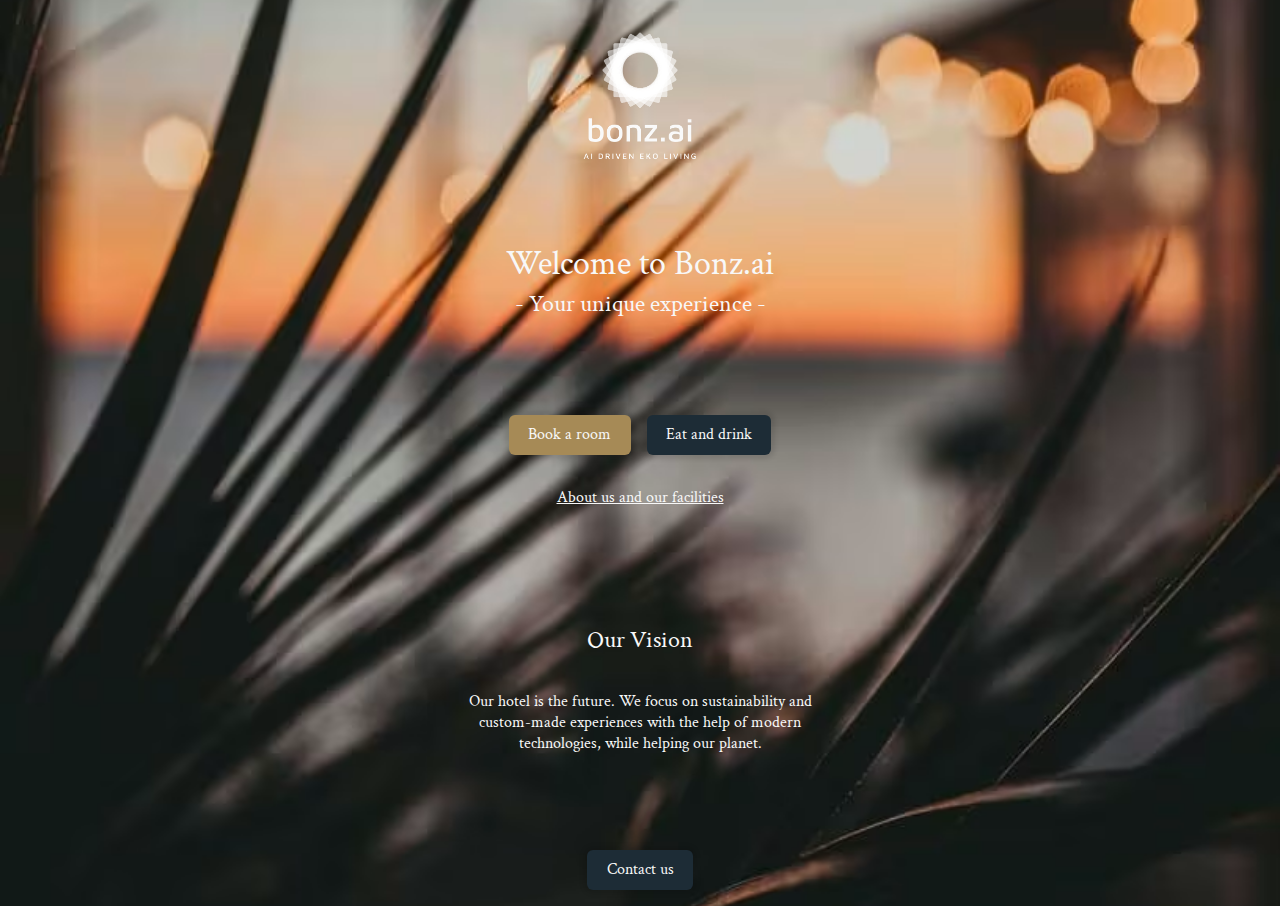
<file: index.html>
<!DOCTYPE html>
<html lang="en">

<head>
    <meta charset="UTF-8">
    <meta name="viewport" content="width=device-width, initial-scale=1.0">
    <link rel="stylesheet" href="./min.style.css">
    <link rel="author" href="humans.txt"/>
    <title>Bonz.ai - your unique experience</title>
</head>

<body class="page page--index">
    <header>
        <img class="logo-big" src="img/bonz.ai-logo-white-portrait-full.avif" alt="logo-big"/>
    </header>
    <main>
        <section class="heading">
            <h1>Welcome to Bonz.ai</h1>
            <h2>- Your unique experience -</h2>
        </section>
        <section class="button-group">
            <div class="button-wrapper">
                <a href="book.html" class="button button--primary">Book a room</a>
                <button class="button">Eat and drink</button>
            </div>
            <p class="about-us">
                <a href="about.html">About us and our facilities</a>
            </p>
        </section>
        <section class="our-vision">
            <h2 class="our-vision__title">Our Vision</h2>
            <p class="our-vision__text">Our hotel is the future. We focus on sustainability and custom-made experiences with the help of modern technologies, while helping our planet.</p>
        </section>
        <section class="contact-us">
            <button class="button">Contact us</button>
        </section>
    </main>
</body>

</html>
</file>
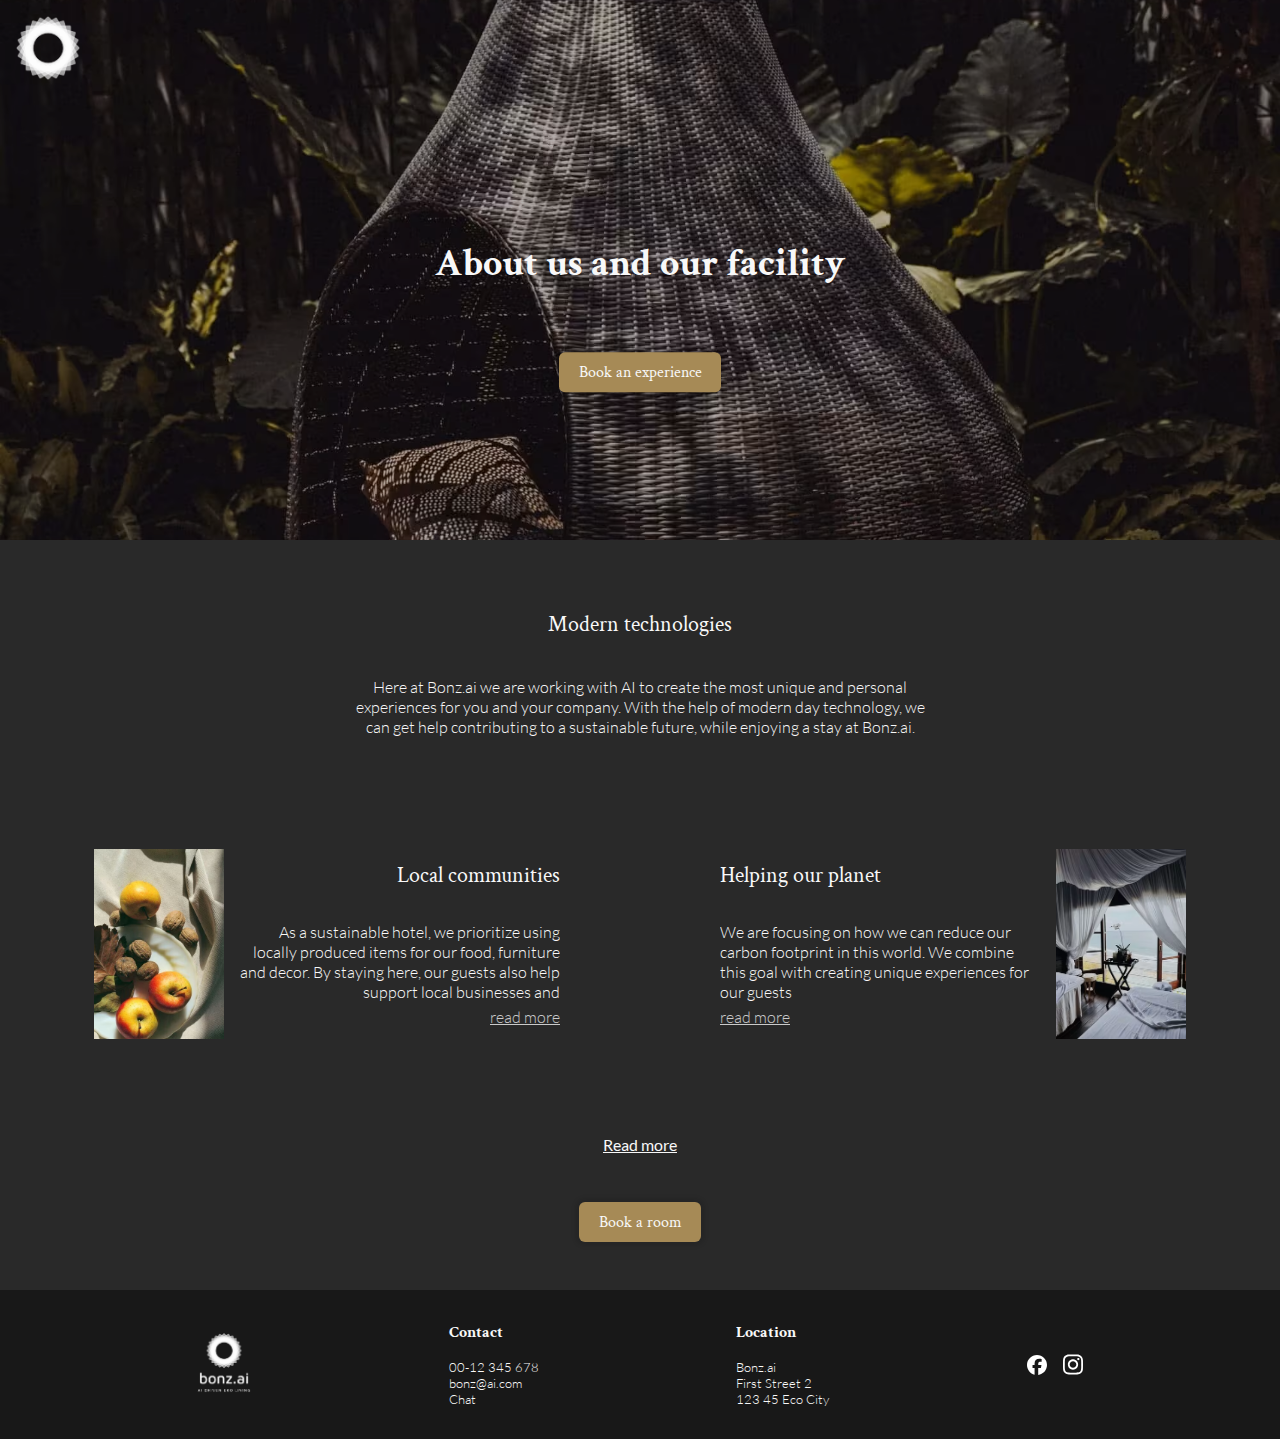
<file: about.html>
<!DOCTYPE html>
<html lang="en">

<head>
    <meta charset="UTF-8">
    <meta name="viewport" content="width=device-width, initial-scale=1.0">
    <link rel="stylesheet" href="./min.style.css">
    <link rel="author" href="humans.txt"/>
    <title>Bonz.ai - about us and our facilities</title>
</head>

<body class="page page--about">
    <header>
        <div class="header-wrapper">
            <div class="logo-wrapper">
                <a href="index.html">
                    <img src="img/bonz.ai-logo-white-symbol.avif" alt="Logo">
                </a>
            </div>
            <div class="header-content">
                <h1>About us <br>and our facility</h1>
                <div class="book-experience-button-wrapper">
                    <a href="book.html" class="button button--primary">Book an experience</a>
                </div>
            </div>
        </div>
    </header>
    <main>        
        <section class="modern-technologies">
            <h3>Modern technologies</h3>
            <p class="modern-technologies__text">Here at Bonz.ai we are working with AI to create the most unique and personal experiences for you and your company. With the help of modern day technology, we can get help contributing to a sustainable future, while enjoying a stay at Bonz.ai.</p>
        </section>

        <section class="cards">
            <article class="card card--food">
                <div class="card-inner">
                    <img src="img/card-food.avif" alt="image-card-food">
                    <div>
                        <h3>Local communities</h3>
                        <p>As a sustainable hotel, we prioritize using locally produced items for our food, furniture and decor. By staying here, our guests also help support local businesses and</p>
                        <u class="read-more">read more</u>
                    </div>
                </div>
            </article>
            <article class="card card--planet">
                <div class="card-inner">
                    <div>
                        <h3>Helping our planet</h3>
                        <p>We are focusing on how we can reduce our carbon footprint in this world. We combine this goal with creating unique experiences for our guests</p>
                        <u class="read-more">read more</u>
                    </div>
                    <img src="img/card-planet.avif" alt="An image of a hotel room with a sea view with open doors">
                </div>
            </article>
        </section>

        <section class="read-more">
            <p><u><b>Read more</b></u></p>
        </section>

        <section class="book-a-room">
            <a href="book.html" class="button button--primary">Book a room</a>
        </section>
    </main>

    <footer>
        <section>
            <img class="logo" src="img/bonz.ai-logo-white-portrait-full.avif" alt="">
        </section>
        <section>
            <h4>Contact</h4>
            <p class="phone">00-12 345 678</p>
            <p>bonz@ai.com</p>
            <p>Chat</p>
        </section>
        <section>
            <h4>Location</h4>
            <p>Bonz.ai</p>
            <p>First Street 2</p>
            <p>123 45 Eco City</p>
        </section>
        <section class="social-media">
            <img class="media-logo" src="img/facebook-brands-solid.svg" alt="facebook-logo">
            <img class="media-logo" src="img/instagram-brands-solid.svg" alt="instagram-logo">
        </section>
    </footer>

</body>

</html>
</file>
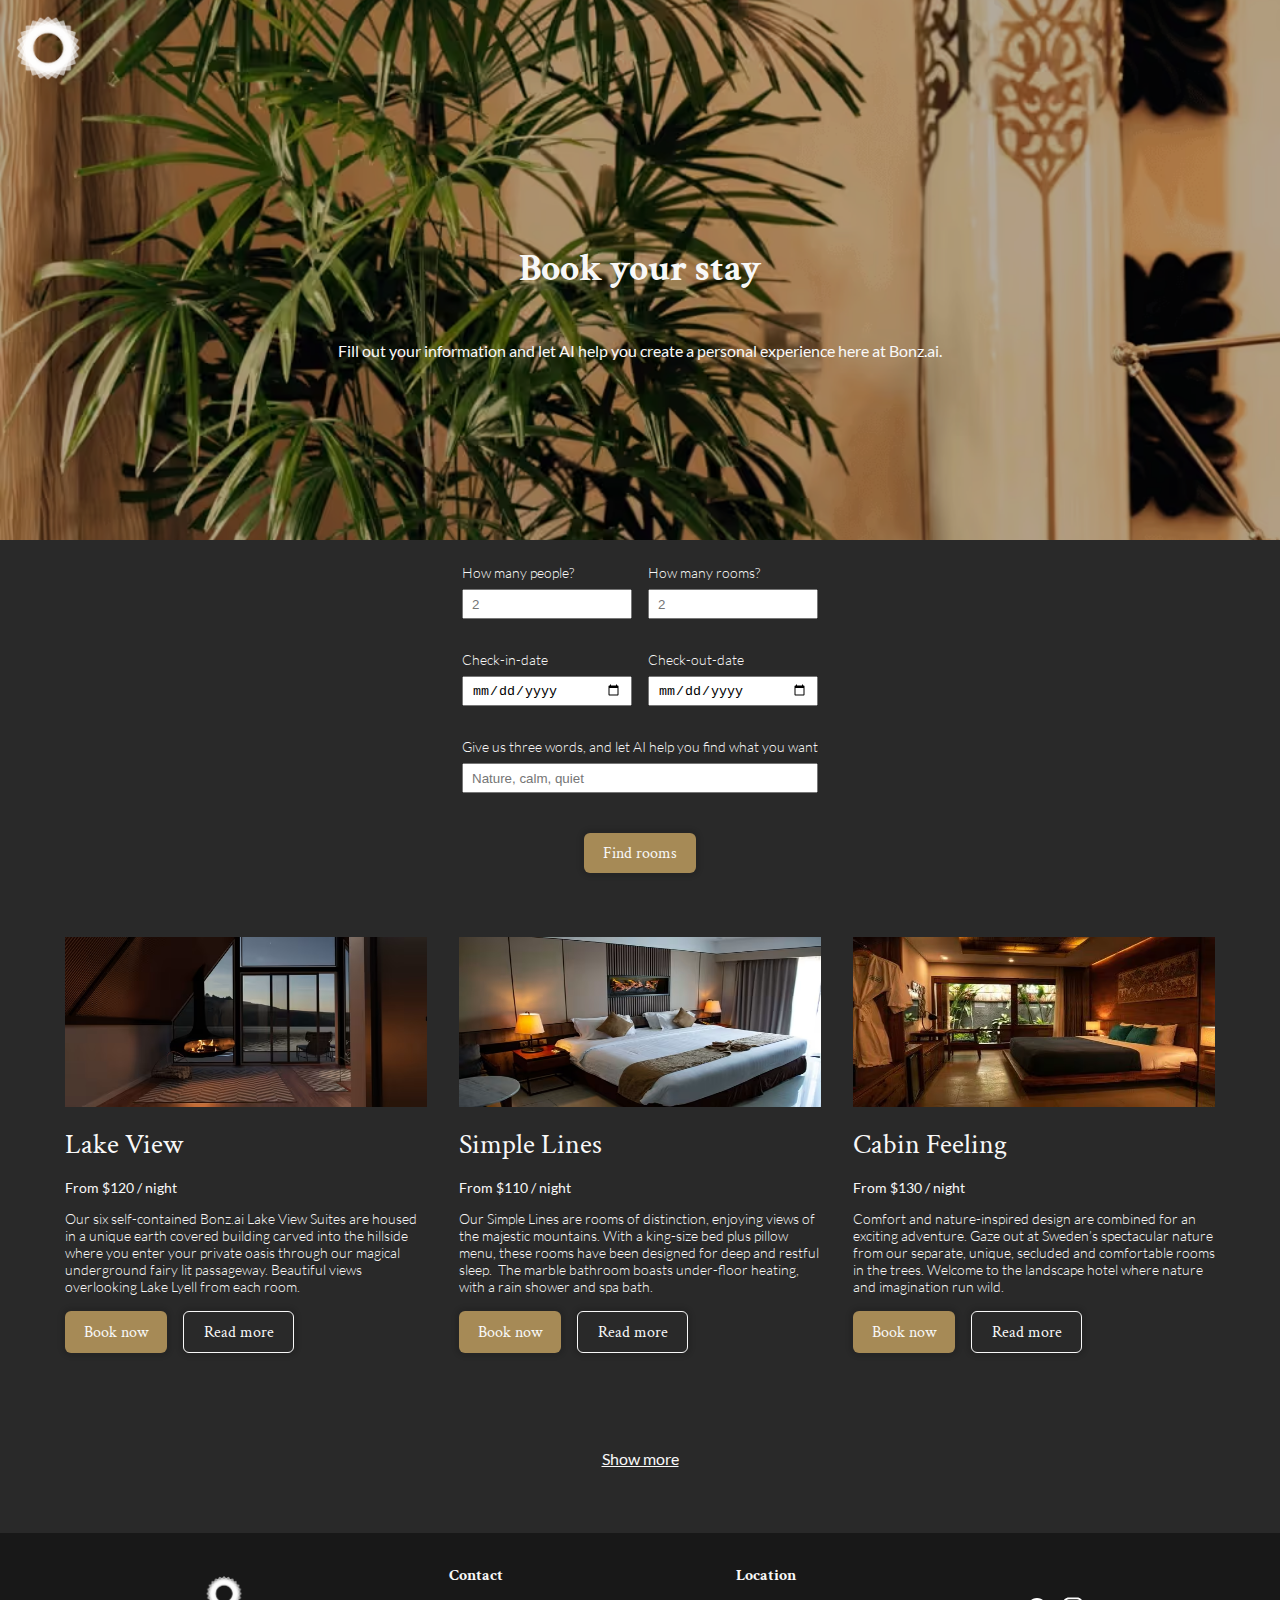
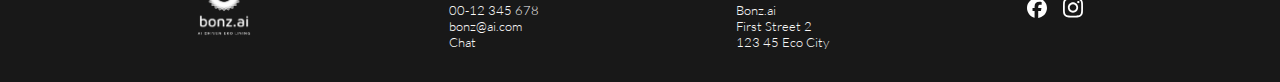
<file: book.html>
<!DOCTYPE html>
<html lang="en">

<head>
    <meta charset="UTF-8">
    <meta name="viewport" content="width=device-width, initial-scale=1.0">
    <link rel="stylesheet" href="./min.style.css">
    <link rel="author" href="humans.txt"/>
    <title>Bonz.ai - book a room</title>
</head>

<body class="page page--book">
    <header>
        <div class="header-wrapper">
            <div class="logo-wrapper">
                <a href="index.html">
                    <img src="img/bonz.ai-logo-white-symbol.avif" alt="Logo">
                </a>
            </div>
            <div class="header-content">
                <h1 class="header-content__title">Book your stay</h1>
                <p class="header-content__text">Fill out your information and let<br> AI help you create a personal<br> experience here at Bonz.ai.</p>
            </div>
        </div>
    </header>
    <main>        
        <section class="form-container">
            <form class="book-form">
                <section class="form-group short-input">
                    <label for="number-people">How many people?</label>
                    <input type="number" id="number-people" name="number-people" placeholder="2" required min="1" max="10">
                </section>
                <section class="form-group short-input">
                    <label for="number-rooms">How many rooms?</label>
                    <input type="number" id="number-rooms" name="number-rooms" placeholder="2" required min="1" max="5">
                </section>
                <section class="form-group short-input">
                    <label for="check-in-date">Check-in-date</label>
                    <input type="date" id="check-in-date" name="check-in-date" required>
                </section>
                <section class="form-group short-input">
                    <label for="check-out-date">Check-out-date</label>
                    <input type="date" id="check-out-date" name="check-out-date" required>
                </section>
                <section class="form-group long-input">
                    <label for="preferences">Give us three words, and let AI help you find what you want</label>
                    <input type="text" id="preferences" name="preferences" placeholder="Nature, calm, quiet" required pattern="[a-zA-Z ,]{3,}">
                </section>
            </form>
        </section>
        <section class="button-container">
            <button type="submit" class="button button--primary">Find rooms</button>
        </section>

        <section class="cards">
            <article class="card card--room">
                <div class="card-room-inner">
                    <img class="hotel-room-image" src="img/room-lake-view.avif" alt="image-card-room">
                    <div>
                        <h3>Lake View</h3>
                        <p><b>From $120 / night</b></p>
                        <p>Our six self-contained Bonz.ai Lake View Suites are housed in a unique earth covered building carved into the hillside where you enter your private oasis through our magical underground fairy lit passageway. Beautiful views overlooking Lake Lyell from each room.
                        </p>
                        <div class="button-group">
                            <div class="button-wrapper">
                                <button class="button button--primary">Book now</button>
                                <button class="button button-read-more">Read more</button>
                            </div>
                        </div>
                    </div>
                </div>
            </article>
            <article class="card card--room">
                <div class="card-room-inner">
                    <img class="hotel-room-image" src="img/room-simple-lines.avif" alt="image-card-room">
                    <div>
                        <h3>Simple Lines</h3>
                        <p><b>From $110 / night</b></p>
                        <p>Our Simple Lines are rooms of distinction, enjoying views of the majestic mountains. With a king-size bed plus pillow menu, these rooms have been designed for deep and restful sleep.  The marble bathroom boasts under-floor heating, with a rain shower and spa bath.
                        </p>
                        <div class="button-group">
                            <div class="button-wrapper">
                                <button class="button button--primary">Book now</button>
                                <button class="button button-read-more">Read more</button>
                            </div>
                        </div>
                    </div>
                </div>
            </article>
            <article class="card card--room">
                <div class="card-room-inner">
                    <img class="hotel-room-image" src="img/room-cabin-feeling.avif" alt="image-card-room">
                    <div>
                        <h3>Cabin Feeling</h3>
                        <p><b>From $130 / night</b></p>
                        <p>Comfort and nature-inspired design are combined for an exciting adventure. Gaze out at Sweden’s spectacular nature from our separate, unique, secluded and comfortable rooms in the trees. Welcome to the landscape hotel where nature and imagination run wild.</p>
                    </div>
                    <div class="button-group">
                        <div class="button-wrapper">
                            <button class="button button--primary">Book now</button>
                            <button class="button button-read-more">Read more</button>
                        </div>
                    </div>
                </div>
            </article>
        </section>
        <section class="show-more">
            <p><u><b>Show more</b></u></p>
        </section>
    </main>

    <footer>
        <section>
            <img class="logo" src="img/bonz.ai-logo-white-portrait-full.avif" alt="">
        </section>
        <section>
            <h4>Contact</h4>
            <p class="phone">00-12 345 678</p>
            <p>bonz@ai.com</p>
            <p>Chat</p>
        </section>
        <section>
            <h4>Location</h4>
            <p>Bonz.ai</p>
            <p>First Street 2</p>
            <p>123 45 Eco City</p>
        </section>
        <section class="social-media">
            <img class="media-logo" src="img/facebook-brands-solid.svg" alt="facebook-logo">
            <img class="media-logo" src="img/instagram-brands-solid.svg" alt="instagram-logo">
        </section>
    </footer>

</body>

</html>
</file>
<file: min.style.css>
.button,.page,.page.page--about header h1,.page.page--index{color:var(--text-color)}.page.page--about header,.page.page--book header,.page.page--index{background-size:cover;background-position:center}.page.page--about header::after,.page.page--book header::after{content:"";top:0;right:0;bottom:0;left:0;background-color:rgba(0,0,0,.3)}.page.page--about .logo-wrapper,.page.page--book .logo-wrapper{padding:.4rem}.button:hover,.page.page--book .show-more,.page.page--index section.button-group .about-us a:hover{cursor:pointer}.page.page--about footer .media-logo,.page.page--book footer .media-logo{width:20px}:root{--primary-color:#A68A56;--secondary-color:#1d2c36;--background-color:#292929;--text-color:#f8f8f8}*{box-sizing:border-box}body,html{margin:0;padding:0;min-height:100vh;font-size:1rem;background-color:var(--background-color)}@font-face{font-family:'Crimson Text';src:url('./fonts/CrimsonText-Bold.ttf') format('truetype');font-weight:700;font-style:normal}@font-face{font-family:'Crimson Text';src:url('./fonts/CrimsonText-Regular.ttf') format('truetype');font-weight:400;font-style:normal}@font-face{font-family:Lato;src:url('./fonts/Lato-Light.ttf') format('truetype');font-weight:400;font-style:normal}@font-face{font-family:Lato;src:url('./fonts/Lato-Regular.ttf') format('truetype');font-weight:700;font-style:normal}h2,h3,h4,h5,p{font-weight:400}h1,h2,h3,h4,h5{font-family:'Crimson Text'}header{padding-top:2rem;padding-bottom:3rem}main{padding:0 1rem}section{padding:3rem 0}.page{font-family:Lato}.button,.page.page--about header h1,.page.page--index{font-family:'Crimson Text'}.button{display:block;text-decoration:none;background-color:var(--secondary-color);font-size:1rem;border:none;border-radius:6px;box-shadow:0 0 4px 4px rgba(0,0,0,.1);padding:.6rem 1.2rem;display:flex;justify-content:center;align-items:center}.button--primary{background-color:var(--primary-color)}.page.page--index section:last-child{padding-bottom:1rem}.page.page--index{background-image:url(img/background-image.avif);background-repeat:no-repeat;background-attachment:fixed;width:100%}.page.page--index header .logo-big{height:130px;display:block;margin-left:auto;margin-right:auto}.page.page--index section.heading{display:flex;flex-direction:column;justify-content:center;align-items:center;padding-top:2rem}.page.page--index section.heading h1{font-size:2.125rem;font-weight:400;margin-bottom:.1rem;margin-top:0}.page.page--index section.heading h2{font-weight:400;margin:0}.page.page--index section.button-group .button-wrapper{display:flex;justify-content:center;gap:1rem;margin-bottom:2rem}.page.page--index section.button-group .about-us{margin-bottom:0}.page.page--index section.button-group .about-us a{color:var(--text-color);display:flex;justify-content:center;text-decoration:underline}.page.page--index section.our-vision{display:flex;flex-direction:column;justify-content:center;align-items:center}.page.page--index section.our-vision .our-vision__text{text-align:center;max-width:350px;margin-bottom:0}.page.page--index section.contact-us{display:flex;justify-content:center}.page.page--about h3{font-size:1.375rem}.page.page--about header{background-image:url(img/header-image-about.avif);height:60vh;position:relative;padding:0}.page.page--about header::after{display:block;position:absolute}.page.page--about .header-wrapper{position:relative;z-index:1;height:100%}.page.page--about .logo-wrapper img{height:2rem;display:block}.page.page--about .header-content{position:absolute;top:50%;width:100%;transform:translateY(-50%);text-align:center}.page.page--about header h1{font-size:1.75rem;display:flex;text-align:center;justify-content:center;margin:0}.page.page--about header .book-experience-button-wrapper{display:flex;justify-content:center;margin-top:4rem}.page.page--about section.modern-technologies{display:flex;flex-direction:column;justify-content:center;align-items:center;text-align:center}.page.page--about section.modern-technologies .modern-technologies__text{margin-top:1rem;width:80vw;max-width:580px}.page.page--about section.cards{display:flex;align-items:center;flex-direction:column}.page.page--about section.cards .card{padding:3rem 0;display:flex}.page.page--about section.cards .card:first-child{padding-top:0}.page.page--about section.cards .card:last-child{padding-bottom:0}.page.page--about section.cards .card-inner{display:flex;flex-direction:row;align-items:center;justify-content:space-between;padding-left:1rem;padding-right:1rem;max-width:600px}.page.page--about section.cards h3{margin-bottom:2rem;margin-top:0}.page.page--about section.cards p{max-width:400px;margin:0;display:-webkit-box;-webkit-box-orient:vertical;overflow:hidden}.page.page--about section.cards .read-more{color:#cacaca;margin-top:.3rem;display:block}.page.page--about section.cards .card.card--planet .card-inner div{padding-right:1rem}.page.page--about section.cards .card.card--food .card-inner div{padding-left:1rem;text-align:right;display:flex;flex-direction:column;align-items:end}.page.page--about section.cards img{width:130px;height:190px}.page.page--about section.read-more{display:flex;justify-content:center;cursor:pointer;padding-bottom:1.5rem}.page.page--about section.read-more p{font-weight:700;margin:0}.page.page--about section.book-a-room{display:flex;justify-content:center;padding-top:1.5rem}.page.page--about footer{display:flex;background-color:#181818;justify-content:space-evenly;align-items:center;padding:2rem 0}.page.page--about footer section{padding:0}.page.page--about footer .logo{height:60px}.page.page--about footer h4{margin:0 0 1rem;font-weight:700}.page.page--about footer p{margin:0;font-size:.8rem}.page.page--about footer .social-media{display:flex;flex-direction:column;align-items:center;justify-content:center;gap:1rem}.page.page--book header{background-image:url(img/header-image-book.avif);height:60vh;position:relative;padding:0}.page.page--book header::after{display:block;position:absolute}.page.page--book .header-wrapper{position:relative;z-index:1;height:100%}.page.page--book .logo-wrapper img{height:2rem;display:block}.page.page--book header .header-content .header-content__title{font-size:1.75rem;font-family:'Crimson Text';color:var(--text-color);display:flex;text-align:center;justify-content:center;margin:0 0 2rem}.page.page--book .header-content{position:absolute;top:50%;width:100%;transform:translateY(-50%);text-align:center;display:flex;justify-content:center;flex-direction:column}.page.page--book .header-content .header-content__text{font-weight:700;text-align:center}.page.page--book .form-container{display:flex;justify-content:center;align-items:center;width:100%;padding:1rem}.page.page--book .book-form{display:grid;grid-template-columns:repeat(2,1fr);gap:1rem;border:none;max-width:600px}.page.page--book .book-form .form-group{display:flex;flex-direction:column;padding:.5rem 0}.page.page--book .book-form label{margin-bottom:.5rem;font-size:.875rem}.page.page--book .book-form input{height:30px;padding:.5rem}.page.page--book .book-form textarea{height:30px;font-family:Lato}.page.page--book .book-form .long-input{grid-column:span 2}.page.page--book .button-container{display:flex;justify-content:center;align-items:center;padding:1rem 0}.page.page--book .card.card--room h3{font-size:1.75rem;margin:1rem 0}.page.page--book .cards{display:flex;justify-content:center;align-items:center;flex-direction:column;width:100%;font-size:.875rem}.page.page--book .card.card--room{width:362px;height:auto}.page.page--book .hotel-room-image{width:362px;height:170px}.page.page--book .card.card--room .button-wrapper{display:flex;flex-direction:row;gap:1rem;margin-top:1rem;margin-bottom:2rem}.page.page--book .card.card--room .button-read-more{background-color:var(--background-color);border:1px solid var(--text-color)}.page.page--book .show-more{text-align:center;padding:0;margin-top:0;margin-bottom:4rem}.page.page--book footer{display:flex;background-color:#181818;justify-content:space-evenly;align-items:center;padding:2rem 0}.page.page--book footer section{padding:0}.page.page--book footer .logo{height:60px}.page.page--book footer h4{margin:0 0 1rem;font-weight:700}.page.page--book footer p{margin:0;font-size:.8rem}.page.page--book footer .social-media{display:flex;flex-direction:column;align-items:center;justify-content:center;gap:1rem}@media screen and (max-height:500px) and (orientation:landscape){.page.page--about header,.page.page--book header{height:100vh}}@media screen and (min-width:768px){.page.page--about .logo-wrapper,.page.page--book .logo-wrapper{padding:1rem}.page.page--about .logo-wrapper img,.page.page--book .logo-wrapper img{height:4rem}.page.page--about .header-content,.page.page--book .header-content{transform:translateY(-20%)}.page.page--about .header-content br,.page.page--book .header-content br{display:none}.page.page--about .header-content h1,.page.page--book header .header-content .header-content__title{font-size:2.4rem}}@media screen and (min-width:1024px){.page.page--about section.cards{flex-direction:row;justify-content:center;gap:8rem}.page.page--about section.cards .card{padding:0}.page.page--about section.cards p{max-width:320px}.page.page--about footer .social-media,.page.page--book footer .social-media{flex-direction:row}}@media screen and (min-width:1200px){.page.page--book section.cards{flex-direction:row;justify-content:center;gap:2rem}}@media screen and (min-width:1400px){.page.page--about .book-experience-button-wrapper{margin-top:6rem}}
</file>
